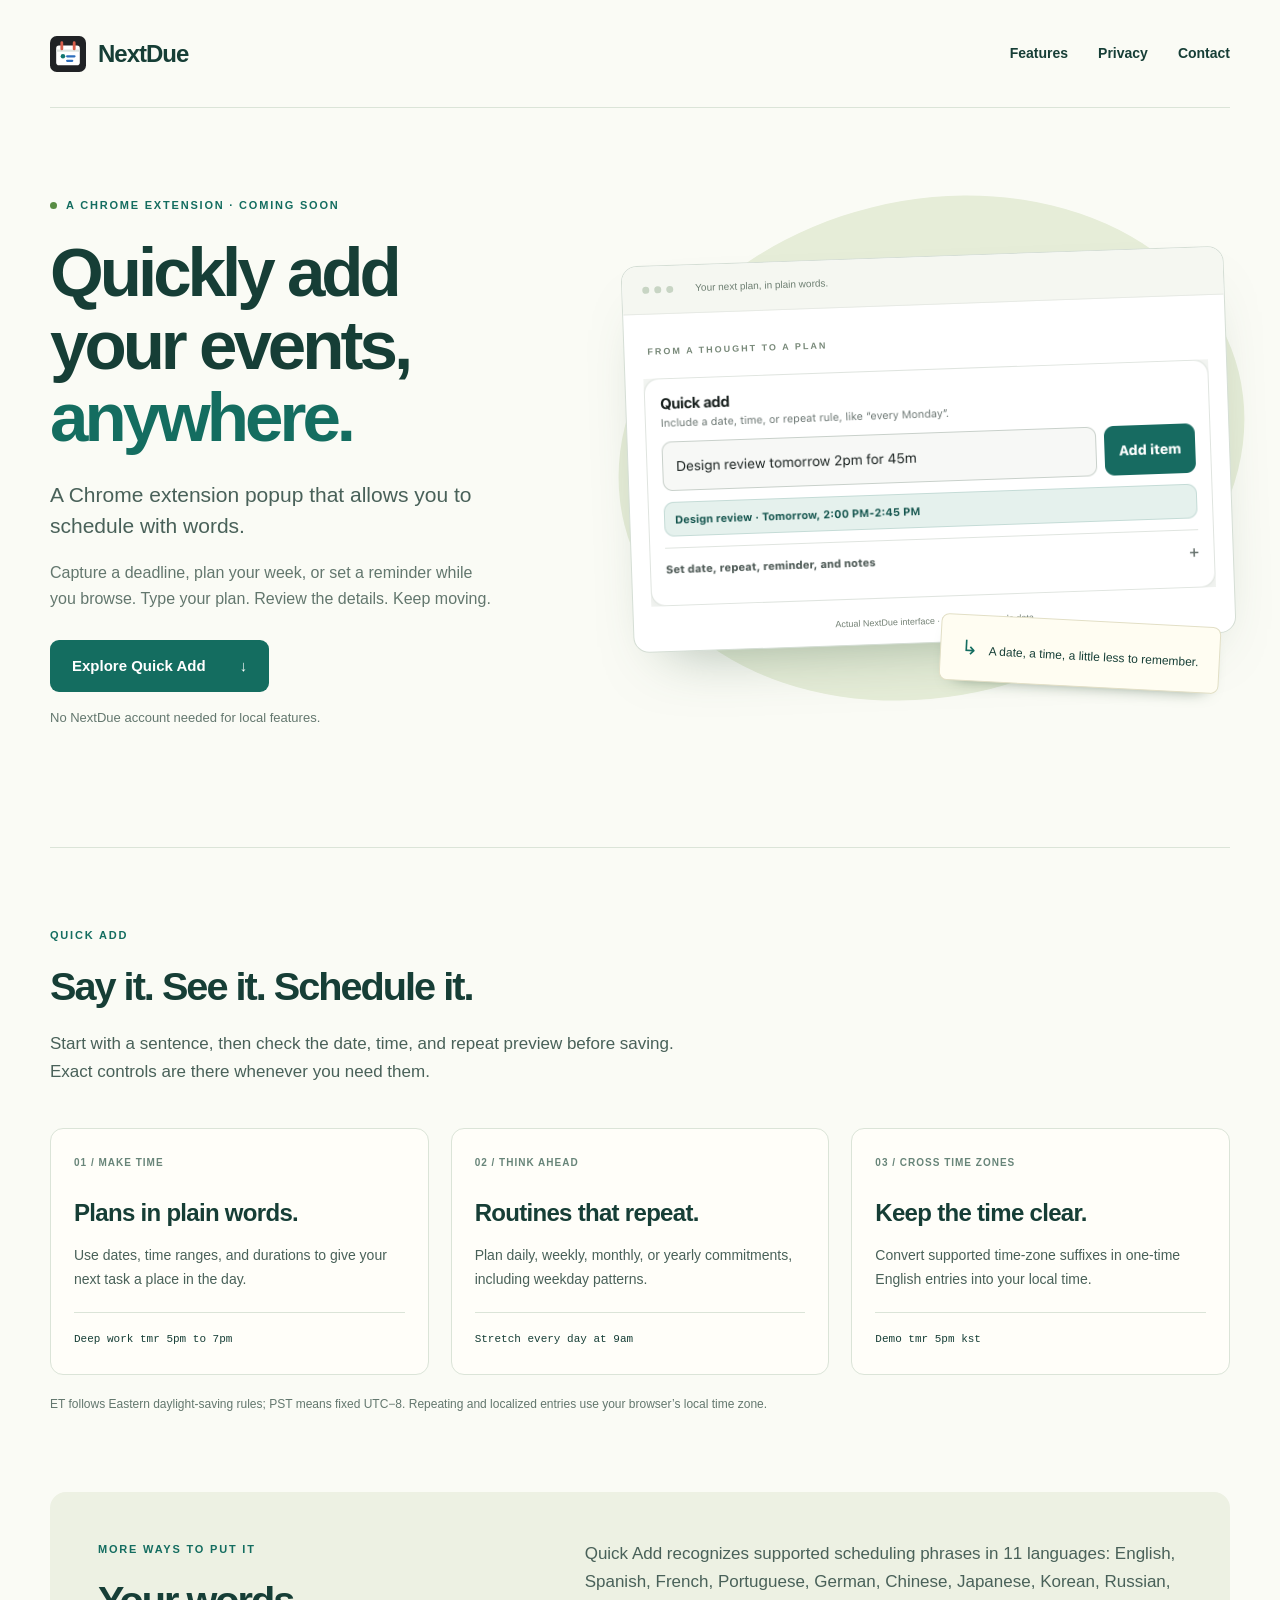
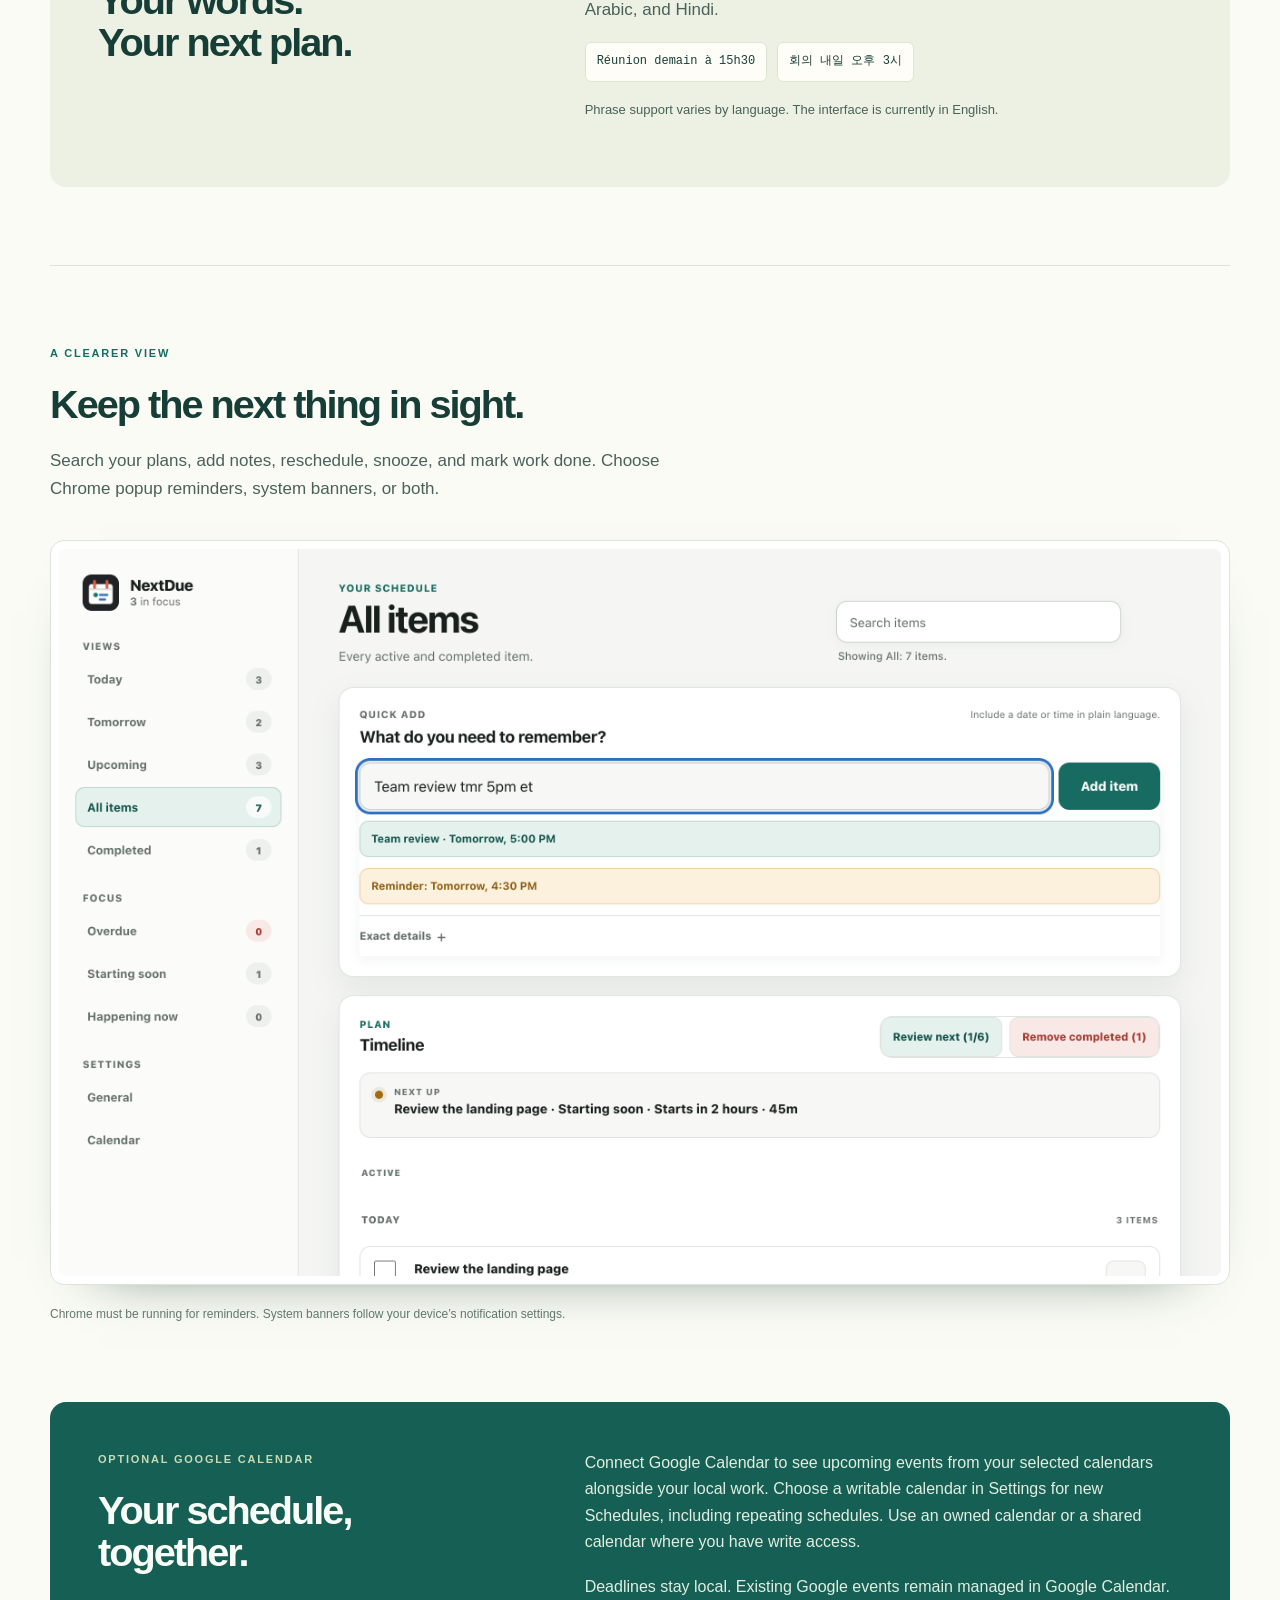
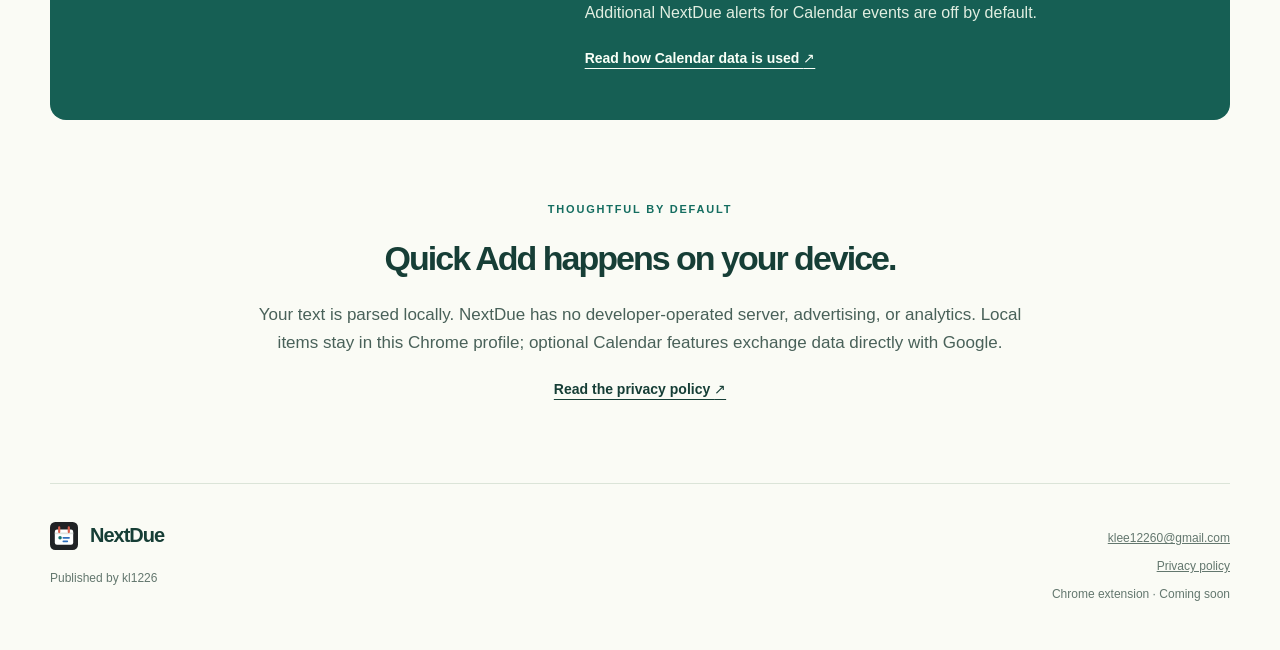
<file: index.html>
<!doctype html>
<html lang="en">
<head>
  <meta charset="utf-8">
  <meta name="viewport" content="width=device-width, initial-scale=1">
  <title>NextDue | Chrome Reminders &amp; Natural-Language Planning</title>
  <meta name="description" content="Add tasks and events in Chrome with natural-language Quick Add. Set reminders, repeat schedules, convert time zones, and connect Google Calendar with NextDue.">
  <meta name="theme-color" content="#145f55">
  <meta property="og:title" content="NextDue — Schedule with words">
  <meta property="og:description" content="Quickly add your events, anywhere. A Chrome extension for Quick Add, reminders, and optional Google Calendar.">
  <meta property="og:type" content="website">
  <meta property="og:url" content="https://kl1226.github.io/">
  <link rel="canonical" href="https://kl1226.github.io/">
  <link rel="icon" href="assets/icon.svg" type="image/svg+xml">
  <link rel="stylesheet" href="styles.css">
  <!-- Keep this verification tag to retain Google Search Console ownership. -->
  <meta name="google-site-verification" content="eYR1Q7Y7UwgRSadgDikoCNsLIO2pFK4i0t4JXZCnXIk" />
</head>
<body>
  <a class="skip" href="#main">Skip to content</a>
  <header class="site-header wrap">
    <a class="brand" href="./" aria-label="NextDue home"><img src="assets/icon.svg" width="36" height="36" alt="">NextDue</a>
    <nav aria-label="Main navigation"><a href="#features">Features</a><a href="privacy.html">Privacy</a><a href="mailto:klee12260@gmail.com">Contact</a></nav>
  </header>
  <main id="main">
    <section class="hero wrap">
      <div class="hero-copy">
        <p class="eyebrow"><span class="status-dot"></span> A CHROME EXTENSION · COMING SOON</p>
        <h1>Quickly add<br>your events,<br><em>anywhere.</em></h1>
        <p class="lead">A Chrome extension popup that allows you to schedule with words.</p>
        <p class="hero-description">Capture a deadline, plan your week, or set a reminder while you browse. Type your plan. Review the details. Keep moving.</p>
        <a class="button" href="#features">Explore Quick Add <span aria-hidden="true">↓</span></a>
        <p class="quiet">No NextDue account needed for local features.</p>
      </div>
      <div class="hero-art">
        <div class="orbit" aria-hidden="true"></div>
        <div class="window">
          <div class="window-bar"><div class="dots" aria-hidden="true"><i></i><i></i><i></i></div><span>Your next plan, in plain words.</span></div>
          <div class="window-content"><p class="small-label">FROM A THOUGHT TO A PLAN</p><img class="composer" src="assets/quick-add.png" width="1144" height="460" alt="NextDue Quick Add interprets Design review tomorrow 2pm for 45m as a schedule from 2 PM to 2:45 PM."><p class="image-note">Actual NextDue interface · illustrative sample data</p></div>
        </div>
        <div class="floating-note"><span aria-hidden="true">↳</span> A date, a time, a little less to remember.</div>
      </div>
    </section>
    <section id="features" class="features wrap">
      <div class="section-intro"><p class="eyebrow">QUICK ADD</p><h2>Say it. See it. Schedule it.</h2><p>Start with a sentence, then check the date, time, and repeat preview before saving. Exact controls are there whenever you need them.</p></div>
      <div class="feature-grid">
        <article><span class="feature-number">01 / MAKE TIME</span><h3>Plans in plain words.</h3><p>Use dates, time ranges, and durations to give your next task a place in the day.</p><code>Deep work tmr 5pm to 7pm</code></article>
        <article><span class="feature-number">02 / THINK AHEAD</span><h3>Routines that repeat.</h3><p>Plan daily, weekly, monthly, or yearly commitments, including weekday patterns.</p><code>Stretch every day at 9am</code></article>
        <article><span class="feature-number">03 / CROSS TIME ZONES</span><h3>Keep the time clear.</h3><p>Convert supported time-zone suffixes in one-time English entries into your local time.</p><code>Demo tmr 5pm kst</code></article>
      </div>
      <p class="feature-note">ET follows Eastern daylight-saving rules; PST means fixed UTC−8. Repeating and localized entries use your browser’s local time zone.</p>
    </section>
    <section class="language-band wrap"><div><p class="eyebrow">MORE WAYS TO PUT IT</p><h2>Your words.<br>Your next plan.</h2></div><div><p>Quick Add recognizes supported scheduling phrases in 11 languages: English, Spanish, French, Portuguese, German, Chinese, Japanese, Korean, Russian, Arabic, and Hindi.</p><div class="phrase-row"><code lang="fr">Réunion demain à 15h30</code><code lang="ko">회의 내일 오후 3시</code></div><p class="quiet">Phrase support varies by language. The interface is currently in English.</p></div></section>
    <section class="dashboard-section wrap"><div class="section-intro"><p class="eyebrow">A CLEARER VIEW</p><h2>Keep the next thing in sight.</h2><p>Search your plans, add notes, reschedule, snooze, and mark work done. Choose Chrome popup reminders, system banners, or both.</p></div><div class="dashboard-frame"><img src="assets/dashboard.png" alt="NextDue dashboard showing sample upcoming schedules and deadlines, search, filters, and settings." loading="lazy"></div><p class="feature-note">Chrome must be running for reminders. System banners follow your device’s notification settings.</p></section>
    <section class="calendar-section wrap"><div><p class="eyebrow">OPTIONAL GOOGLE CALENDAR</p><h2>Your schedule,<br>together.</h2></div><div><p>Connect Google Calendar to see upcoming events from your selected calendars alongside your local work. Choose a writable calendar in Settings for new Schedules, including repeating schedules. Use an owned calendar or a shared calendar where you have write access.</p><p>Deadlines stay local. Existing Google events remain managed in Google Calendar. Additional NextDue alerts for Calendar events are off by default.</p><a class="text-link" href="privacy.html#optional-google-calendar-connection">Read how Calendar data is used <span aria-hidden="true">↗</span></a></div></section>
    <section class="privacy-summary wrap"><p class="eyebrow">THOUGHTFUL BY DEFAULT</p><h2>Quick Add happens on your device.</h2><p>Your text is parsed locally. NextDue has no developer-operated server, advertising, or analytics. Local items stay in this Chrome profile; optional Calendar features exchange data directly with Google.</p><a class="text-link" href="privacy.html">Read the privacy policy <span aria-hidden="true">↗</span></a></section>
  </main>
  <footer class="site-footer wrap"><div><a class="brand" href="./"><img src="assets/icon.svg" width="28" height="28" alt="">NextDue</a><p>Published by kl1226</p></div><div><a href="mailto:klee12260@gmail.com">klee12260@gmail.com</a><a href="privacy.html">Privacy policy</a><span>Chrome extension · Coming soon</span></div></footer>
</body>
</html>
</file>
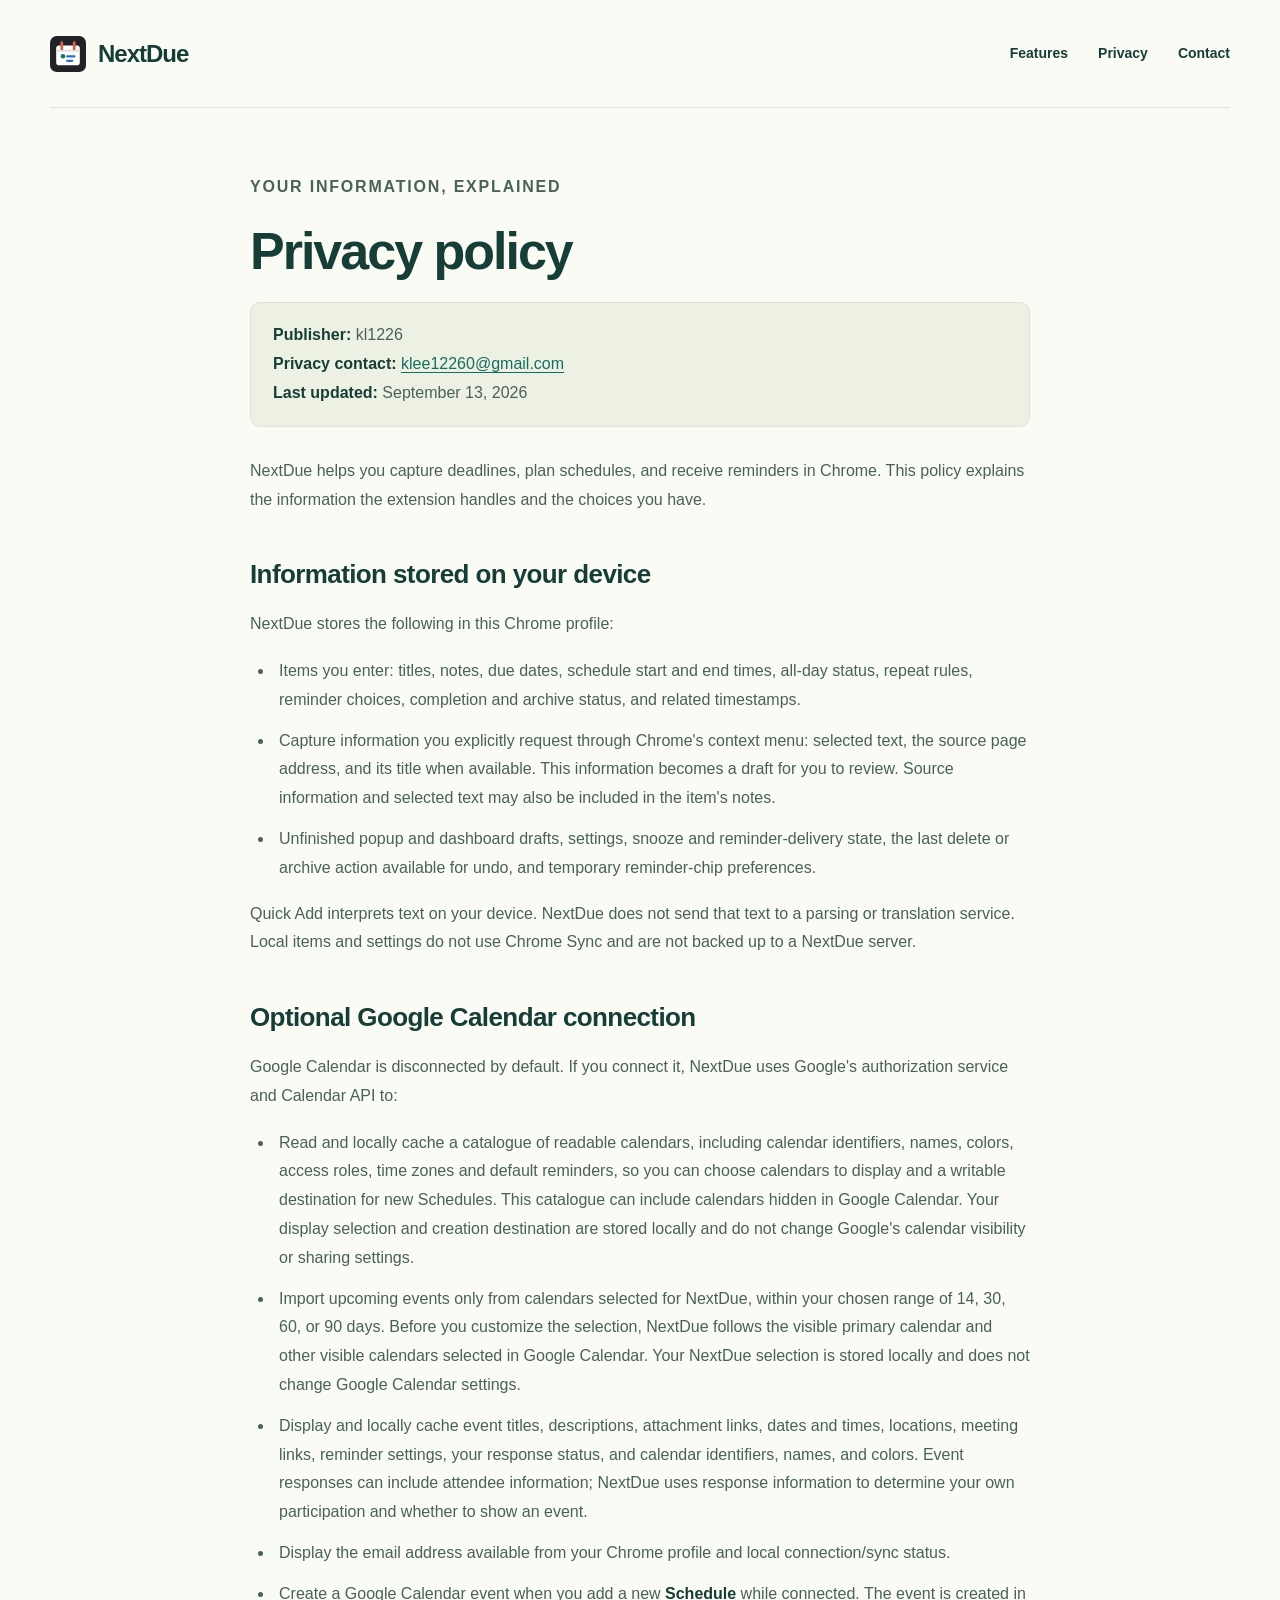
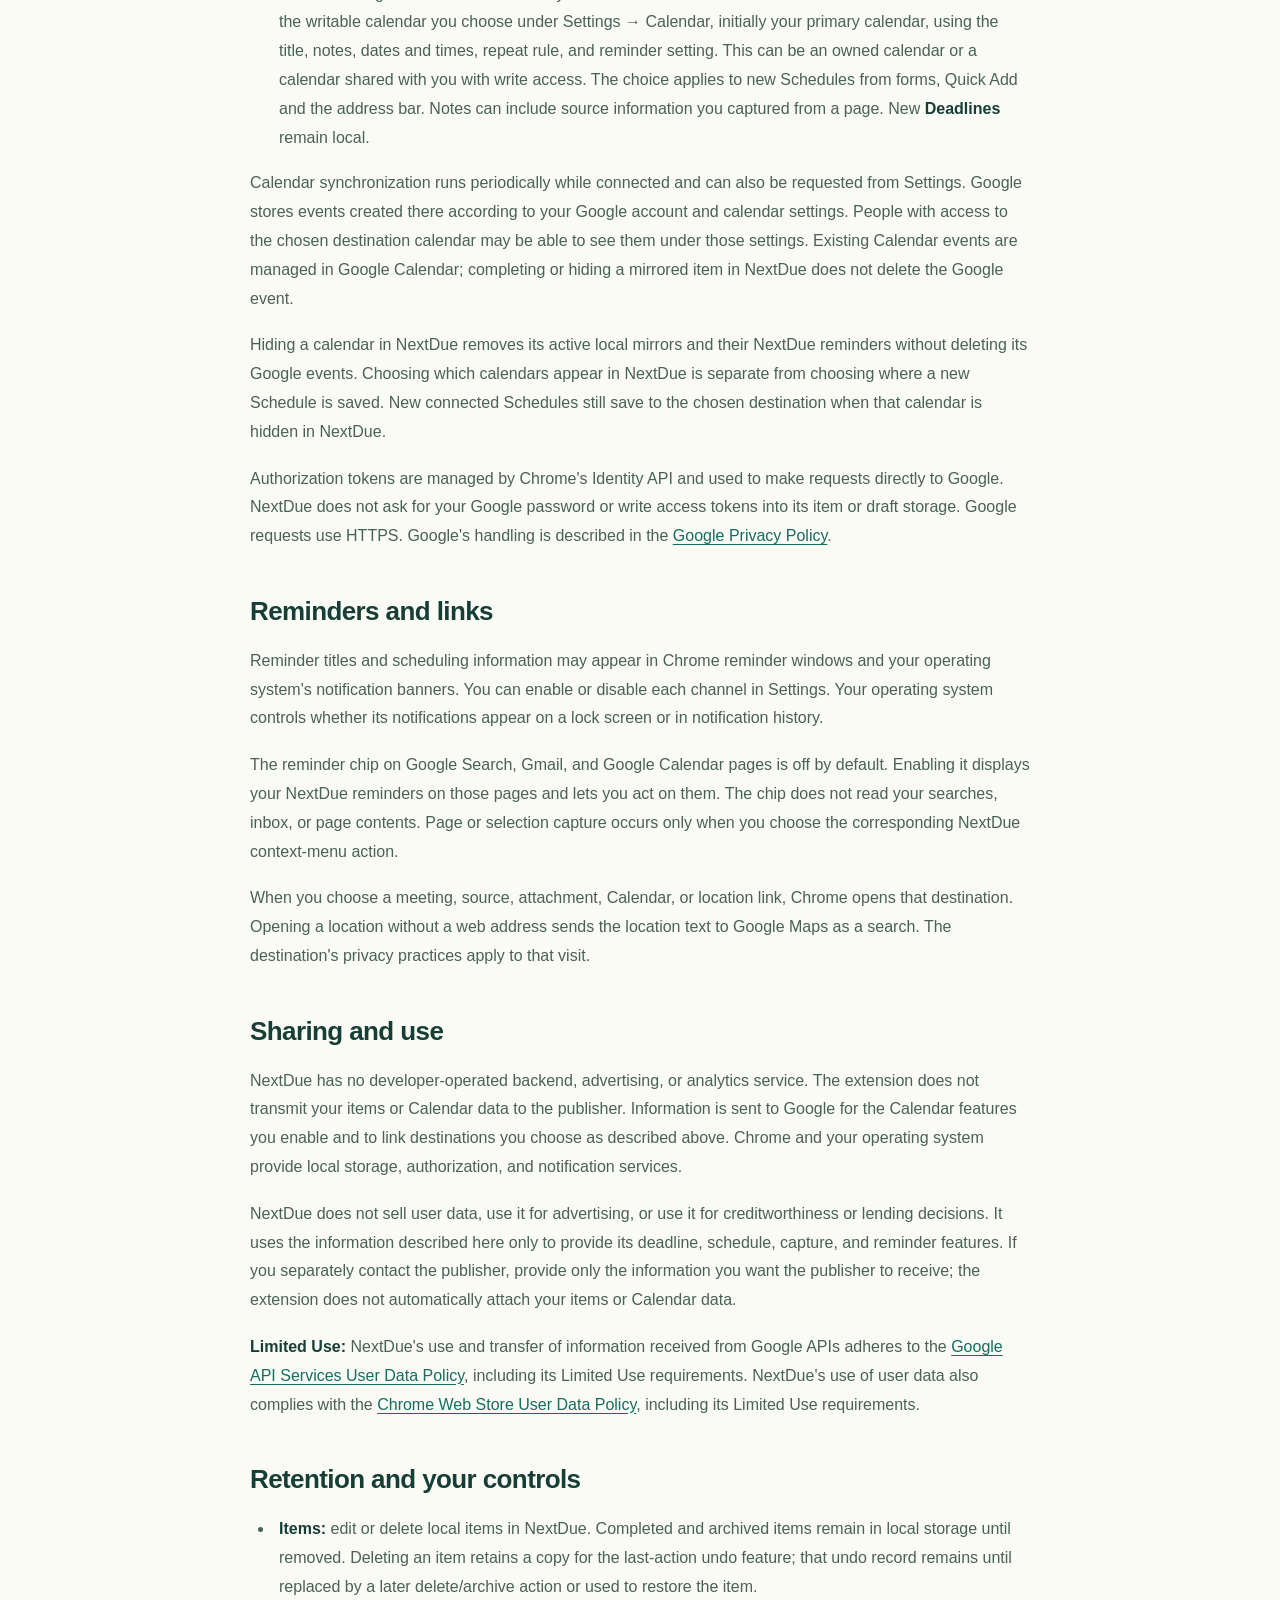
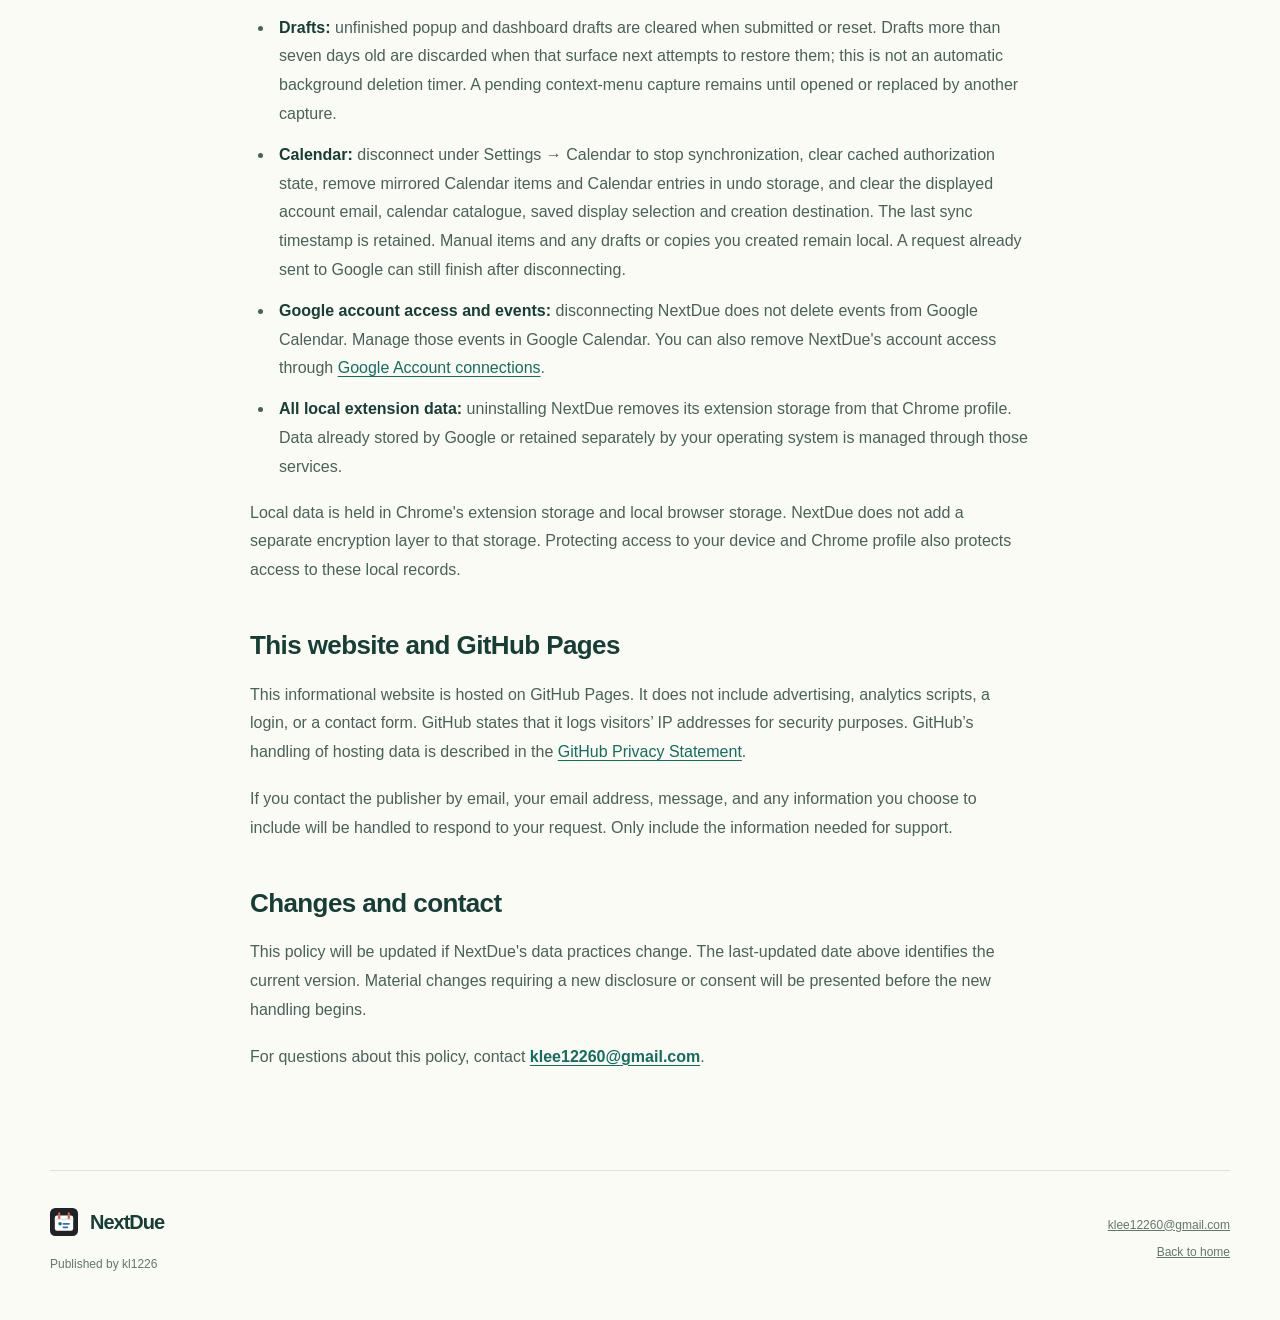
<file: privacy.html>
<!doctype html>
<html lang="en"><head><meta charset="utf-8"><meta name="viewport" content="width=device-width, initial-scale=1"><title>NextDue Privacy Policy</title><meta name="description" content="How NextDue handles local tasks, scheduling phrases, reminders, optional Google Calendar data, and your privacy choices."><meta name="theme-color" content="#145f55"><link rel="canonical" href="https://kl1226.github.io/privacy.html"><link rel="icon" href="assets/icon.svg" type="image/svg+xml"><link rel="stylesheet" href="styles.css"></head><body><a class="skip" href="#main">Skip to content</a><header class="site-header wrap"><a class="brand" href="./" aria-label="NextDue home"><img src="assets/icon.svg" width="36" height="36" alt="">NextDue</a><nav aria-label="Main navigation"><a href="./#features">Features</a><a href="privacy.html" aria-current="page">Privacy</a><a href="mailto:klee12260@gmail.com">Contact</a></nav></header><main id="main" class="policy wrap"><p class="eyebrow">YOUR INFORMATION, EXPLAINED</p><h1>Privacy policy</h1><div class="metadata"><p><strong>Publisher:</strong> kl1226<br><strong>Privacy contact:</strong> <a href="mailto:klee12260@gmail.com">klee12260@gmail.com</a><br><strong>Last updated:</strong> September 13, 2026</p></div>
<p>NextDue helps you capture deadlines, plan schedules, and receive reminders in Chrome. This policy explains the information the extension handles and the choices you have.</p>
<h2 id="information-stored-on-your-device">Information stored on your device</h2>
<p>NextDue stores the following in this Chrome profile:</p>
<ul>
<li>Items you enter: titles, notes, due dates, schedule start and end times, all-day status, repeat rules, reminder choices, completion and archive status, and related timestamps.</li>
<li>Capture information you explicitly request through Chrome&#39;s context menu: selected text, the source page address, and its title when available. This information becomes a draft for you to review. Source information and selected text may also be included in the item&#39;s notes.</li>
<li>Unfinished popup and dashboard drafts, settings, snooze and reminder-delivery state, the last delete or archive action available for undo, and temporary reminder-chip preferences.</li>
</ul>
<p>Quick Add interprets text on your device. NextDue does not send that text to a parsing or translation service. Local items and settings do not use Chrome Sync and are not backed up to a NextDue server.</p>
<h2 id="optional-google-calendar-connection">Optional Google Calendar connection</h2>
<p>Google Calendar is disconnected by default. If you connect it, NextDue uses Google&#39;s authorization service and Calendar API to:</p>
<ul>
<li>Read and locally cache a catalogue of readable calendars, including calendar identifiers, names, colors, access roles, time zones and default reminders, so you can choose calendars to display and a writable destination for new Schedules. This catalogue can include calendars hidden in Google Calendar. Your display selection and creation destination are stored locally and do not change Google's calendar visibility or sharing settings.</li>
<li>Import upcoming events only from calendars selected for NextDue, within your chosen range of 14, 30, 60, or 90 days. Before you customize the selection, NextDue follows the visible primary calendar and other visible calendars selected in Google Calendar. Your NextDue selection is stored locally and does not change Google Calendar settings.</li>
<li>Display and locally cache event titles, descriptions, attachment links, dates and times, locations, meeting links, reminder settings, your response status, and calendar identifiers, names, and colors. Event responses can include attendee information; NextDue uses response information to determine your own participation and whether to show an event.</li>
<li>Display the email address available from your Chrome profile and local connection/sync status.</li>
<li>Create a Google Calendar event when you add a new <strong>Schedule</strong> while connected. The event is created in the writable calendar you choose under Settings → Calendar, initially your primary calendar, using the title, notes, dates and times, repeat rule, and reminder setting. This can be an owned calendar or a calendar shared with you with write access. The choice applies to new Schedules from forms, Quick Add and the address bar. Notes can include source information you captured from a page. New <strong>Deadlines</strong> remain local.</li>
</ul>
<p>Calendar synchronization runs periodically while connected and can also be requested from Settings. Google stores events created there according to your Google account and calendar settings. People with access to the chosen destination calendar may be able to see them under those settings. Existing Calendar events are managed in Google Calendar; completing or hiding a mirrored item in NextDue does not delete the Google event.</p>
<p>Hiding a calendar in NextDue removes its active local mirrors and their NextDue reminders without deleting its Google events. Choosing which calendars appear in NextDue is separate from choosing where a new Schedule is saved. New connected Schedules still save to the chosen destination when that calendar is hidden in NextDue.</p>
<p>Authorization tokens are managed by Chrome&#39;s Identity API and used to make requests directly to Google. NextDue does not ask for your Google password or write access tokens into its item or draft storage. Google requests use HTTPS. Google&#39;s handling is described in the <a href="https://policies.google.com/privacy">Google Privacy Policy</a>.</p>
<h2 id="reminders-and-links">Reminders and links</h2>
<p>Reminder titles and scheduling information may appear in Chrome reminder windows and your operating system&#39;s notification banners. You can enable or disable each channel in Settings. Your operating system controls whether its notifications appear on a lock screen or in notification history.</p>
<p>The reminder chip on Google Search, Gmail, and Google Calendar pages is off by default. Enabling it displays your NextDue reminders on those pages and lets you act on them. The chip does not read your searches, inbox, or page contents. Page or selection capture occurs only when you choose the corresponding NextDue context-menu action.</p>
<p>When you choose a meeting, source, attachment, Calendar, or location link, Chrome opens that destination. Opening a location without a web address sends the location text to Google Maps as a search. The destination&#39;s privacy practices apply to that visit.</p>
<h2 id="sharing-and-use">Sharing and use</h2>
<p>NextDue has no developer-operated backend, advertising, or analytics service. The extension does not transmit your items or Calendar data to the publisher. Information is sent to Google for the Calendar features you enable and to link destinations you choose as described above. Chrome and your operating system provide local storage, authorization, and notification services.</p>
<p>NextDue does not sell user data, use it for advertising, or use it for creditworthiness or lending decisions. It uses the information described here only to provide its deadline, schedule, capture, and reminder features. If you separately contact the publisher, provide only the information you want the publisher to receive; the extension does not automatically attach your items or Calendar data.</p>
<p><strong>Limited Use:</strong> NextDue&#39;s use and transfer of information received from Google APIs adheres to the <a href="https://developers.google.com/terms/api-services-user-data-policy">Google API Services User Data Policy</a>, including its Limited Use requirements. NextDue&#39;s use of user data also complies with the <a href="https://developer.chrome.com/docs/webstore/program-policies/policies#protecting-user-privacy">Chrome Web Store User Data Policy</a>, including its Limited Use requirements.</p>
<h2 id="retention-and-your-controls">Retention and your controls</h2>
<ul>
<li><strong>Items:</strong> edit or delete local items in NextDue. Completed and archived items remain in local storage until removed. Deleting an item retains a copy for the last-action undo feature; that undo record remains until replaced by a later delete/archive action or used to restore the item.</li>
<li><strong>Drafts:</strong> unfinished popup and dashboard drafts are cleared when submitted or reset. Drafts more than seven days old are discarded when that surface next attempts to restore them; this is not an automatic background deletion timer. A pending context-menu capture remains until opened or replaced by another capture.</li>
<li><strong>Calendar:</strong> disconnect under Settings → Calendar to stop synchronization, clear cached authorization state, remove mirrored Calendar items and Calendar entries in undo storage, and clear the displayed account email, calendar catalogue, saved display selection and creation destination. The last sync timestamp is retained. Manual items and any drafts or copies you created remain local. A request already sent to Google can still finish after disconnecting.</li>
<li><strong>Google account access and events:</strong> disconnecting NextDue does not delete events from Google Calendar. Manage those events in Google Calendar. You can also remove NextDue&#39;s account access through <a href="https://myaccount.google.com/connections">Google Account connections</a>.</li>
<li><strong>All local extension data:</strong> uninstalling NextDue removes its extension storage from that Chrome profile. Data already stored by Google or retained separately by your operating system is managed through those services.</li>
</ul>
<p>Local data is held in Chrome&#39;s extension storage and local browser storage. NextDue does not add a separate encryption layer to that storage. Protecting access to your device and Chrome profile also protects access to these local records.</p>
<h2 id="this-website-and-github-pages">This website and GitHub Pages</h2>
<p>This informational website is hosted on GitHub Pages. It does not include advertising, analytics scripts, a login, or a contact form. GitHub states that it logs visitors’ IP addresses for security purposes. GitHub’s handling of hosting data is described in the <a href="https://docs.github.com/en/site-policy/privacy-policies/github-general-privacy-statement">GitHub Privacy Statement</a>.</p>
<p>If you contact the publisher by email, your email address, message, and any information you choose to include will be handled to respond to your request. Only include the information needed for support.</p>
<h2 id="changes-and-contact">Changes and contact</h2>
<p>This policy will be updated if NextDue&#39;s data practices change. The last-updated date above identifies the current version. Material changes requiring a new disclosure or consent will be presented before the new handling begins.</p>
<p>For questions about this policy, contact <strong><a href="mailto:klee12260@gmail.com">klee12260@gmail.com</a></strong>.</p>
</main><footer class="site-footer wrap"><div><a class="brand" href="./"><img src="assets/icon.svg" width="28" height="28" alt="">NextDue</a><p>Published by kl1226</p></div><div><a href="mailto:klee12260@gmail.com">klee12260@gmail.com</a><a href="./">Back to home</a></div></footer></body></html>
</file>
<file: styles.css>
:root{color-scheme:light;--ink:#163e36;--body:#496159;--teal:#146d60;--paper:#fafbf5;--line:#dbe4d8;--muted:#63776e;font-family:Inter,-apple-system,BlinkMacSystemFont,"Segoe UI",sans-serif;font-synthesis:none}*{box-sizing:border-box}html{scroll-behavior:smooth;scroll-padding-top:30px}body{margin:0;background:var(--paper);color:var(--ink);font-size:17px;line-height:1.65}a{color:inherit}button,a{-webkit-tap-highlight-color:transparent}a:focus-visible{outline:3px solid #d0773c;outline-offset:5px}img{max-width:100%;display:block;height:auto}.wrap{width:min(1180px,calc(100% - 64px));margin-inline:auto}.skip{position:absolute;left:12px;top:-100px;background:white;padding:12px;z-index:10}.skip:focus{top:12px}.site-header{height:108px;display:flex;align-items:center;justify-content:space-between;border-bottom:1px solid var(--line)}.brand{display:inline-flex;align-items:center;gap:12px;font-size:24px;font-weight:750;letter-spacing:-1px;text-decoration:none}.site-header nav{display:flex;gap:30px;font-size:14px;font-weight:600}.site-header nav a{text-decoration:none}.site-header nav a:hover,.text-link:hover{text-decoration:underline;text-underline-offset:5px}.hero{display:grid;grid-template-columns:1fr 1.12fr;gap:38px;align-items:center;padding-block:88px 100px}.eyebrow{font-size:11px;letter-spacing:1.8px;font-weight:750;margin:0 0 22px;color:var(--teal);display:flex;align-items:center;gap:9px}.status-dot{width:7px;height:7px;border-radius:50%;background:#588c44;flex:none}h1,h2,h3{line-height:1.05;margin:0;font-weight:650;letter-spacing:-2px}h1{font-size:clamp(48px,5.4vw,76px);letter-spacing:-4px}h1 em{font-style:normal;color:var(--teal)}h2{font-size:clamp(30px,3.1vw,44px)}h3{font-size:24px;letter-spacing:-.7px;line-height:1.2}p{margin:0 0 18px}.lead{font-size:21px;line-height:1.5;max-width:430px;margin-top:25px;color:var(--body)}.hero-description{color:var(--muted);max-width:450px;font-size:16px}.button{display:inline-flex;align-items:center;gap:34px;background:var(--teal);color:white;text-decoration:none;padding:14px 22px;border-radius:9px;font-size:15px;font-weight:650;margin-block:9px 15px}.button:hover{background:#0c544b}.quiet{color:var(--muted);font-size:13px}.hero-art{position:relative;padding-bottom:45px}.orbit{position:absolute;width:105%;height:115%;background:#e6edd8;border-radius:50%;left:-2%;top:-13%;z-index:-1;transform:rotate(-14deg)}.window{background:#fff;border:1px solid #d5ded5;border-radius:16px;box-shadow:0 30px 60px -35px #42644c80;overflow:hidden;transform:rotate(-2deg)}.window-bar{display:flex;align-items:center;gap:22px;border-bottom:1px solid #e7eae5;background:#f5f7f1;padding:15px 20px;font-size:10px;color:#6e7f72}.dots{display:flex;gap:5px}.dots i{width:7px;height:7px;border-radius:50%;background:#c8d5c4}.window-content{padding:30px 18px 13px}.small-label{font-size:9px;letter-spacing:2px;font-weight:700;color:#788979;margin:0 0 20px 5px}.composer{width:100%}.image-note{font-size:9px;color:#748175;text-align:center;margin:17px 0 0}.floating-note{position:absolute;right:10px;bottom:0;padding:16px 20px;background:#fffdf2;border:1px solid #e2dfc6;border-radius:8px;font-size:12px;transform:rotate(3deg);box-shadow:0 9px 18px -15px #45634a}.floating-note span{margin-right:8px;color:var(--teal);font-size:20px}.features,.dashboard-section{padding-block:78px;border-top:1px solid var(--line)}.section-intro{max-width:640px}.section-intro p:last-child{color:var(--body);margin-top:22px}.feature-grid{display:grid;grid-template-columns:repeat(3,minmax(0,1fr));gap:22px;margin-top:42px}.feature-grid article{border:1px solid var(--line);padding:26px 23px;border-radius:13px;background:#fffef9}.feature-number{font-size:10px;letter-spacing:1px;color:#688579;font-weight:700;display:block;margin-bottom:28px}.feature-grid p{font-size:14px;line-height:1.7;color:var(--body);margin:16px 0 20px}.feature-grid code{display:block;border-top:1px solid var(--line);padding-top:17px;font-size:11px;white-space:normal}.feature-note{font-size:12px;line-height:1.7;color:var(--muted);margin:19px 0 0}.language-band{display:grid;grid-template-columns:1fr 1.4fr;gap:60px;padding:48px;background:#edf1e3;border-radius:16px;margin-bottom:78px}.language-band p:not(.eyebrow){color:var(--body)}.phrase-row{display:flex;gap:10px;flex-wrap:wrap;margin-bottom:17px}.phrase-row code{font-size:12px;padding:9px 11px;background:#fffdf7;border:1px solid #dce5d3;border-radius:6px}.dashboard-frame{margin-top:37px;border:1px solid var(--line);padding:8px;background:white;border-radius:14px;overflow:hidden;box-shadow:0 24px 60px -50px #173f30}.dashboard-frame img{border-radius:7px;width:100%}.calendar-section{display:grid;grid-template-columns:1fr 1.4fr;gap:60px;padding:48px;border-radius:16px;background:#165f54;color:#f9fff7;margin-bottom:80px}.calendar-section .eyebrow{color:#c7dbb5}.calendar-section p:not(.eyebrow){font-size:16px;color:#e1eee1}.text-link{font-weight:650;font-size:14px;text-underline-offset:5px}.privacy-summary{max-width:850px;text-align:center;padding:0 40px 80px}.privacy-summary .eyebrow{justify-content:center}.privacy-summary h2{font-size:34px}.privacy-summary p:not(.eyebrow){color:var(--body);margin-top:25px}.site-footer{display:flex;justify-content:space-between;gap:20px;border-top:1px solid var(--line);padding-block:35px 45px}.site-footer .brand{font-size:20px}.site-footer p,.site-footer>div:last-child{font-size:12px;color:var(--muted);margin:10px 0 0}.site-footer>div:last-child{display:flex;align-items:flex-end;flex-direction:column;gap:8px}.policy{max-width:780px;padding-block:65px 80px}.policy h1{font-size:52px;letter-spacing:-2px;margin-bottom:24px}.policy h2{font-size:26px;letter-spacing:-.6px;line-height:1.3;margin:44px 0 18px;scroll-margin-top:30px}.policy p,.policy li{color:var(--body);font-size:16px;line-height:1.8}.policy ul{padding-left:24px}.policy li{padding-left:5px;margin-bottom:12px}.policy a{color:var(--teal);text-underline-offset:3px;overflow-wrap:anywhere}.policy .metadata{border:1px solid var(--line);background:#edf1e3;padding:18px 22px;border-radius:10px;margin-bottom:30px}.policy .metadata p{margin:0}.policy strong{color:var(--ink)}@media(max-width:950px){.hero{grid-template-columns:1fr 1fr;gap:30px}h1{font-size:58px}.feature-grid{gap:12px}.feature-grid article{padding:22px 16px}.feature-grid code{font-size:10px}.language-band,.calendar-section{gap:35px;padding:35px}}@media(max-width:700px){.wrap{width:calc(100% - 36px)}.site-header{height:85px}.brand{font-size:22px}.site-header nav{gap:16px;font-size:12px}.site-header nav a:first-child{display:none}.hero{grid-template-columns:1fr;padding-block:52px 48px;gap:48px}h1{font-size:64px;letter-spacing:-3.8px}.hero-copy{max-width:520px}.hero-art{padding:20px 5px 54px}.orbit{width:95%;height:100%;left:2%;top:0;transform:none}.window-content{padding-top:23px}.window-bar{gap:15px}.floating-note{font-size:11px;right:3px;padding:11px 12px}.features,.dashboard-section{padding-block:48px}.feature-grid{grid-template-columns:1fr;gap:14px;margin-top:30px}.feature-grid article{padding:26px}.feature-number{margin-bottom:20px}.feature-grid code{font-size:12px}.feature-grid p{font-size:15px}.language-band,.calendar-section{grid-template-columns:1fr;gap:22px;padding:28px;margin-bottom:48px}.privacy-summary{padding:0 10px 48px}.privacy-summary h2{font-size:31px}.site-footer{flex-direction:column}.site-footer>div:last-child{align-items:flex-start}.policy{padding-block:42px}.policy h1{font-size:42px}.policy h2{font-size:25px}.policy .metadata{padding:16px}.lead{font-size:20px}.eyebrow{font-size:10px;letter-spacing:1.35px}}@media(prefers-reduced-motion:reduce){html{scroll-behavior:auto}}
</file>
